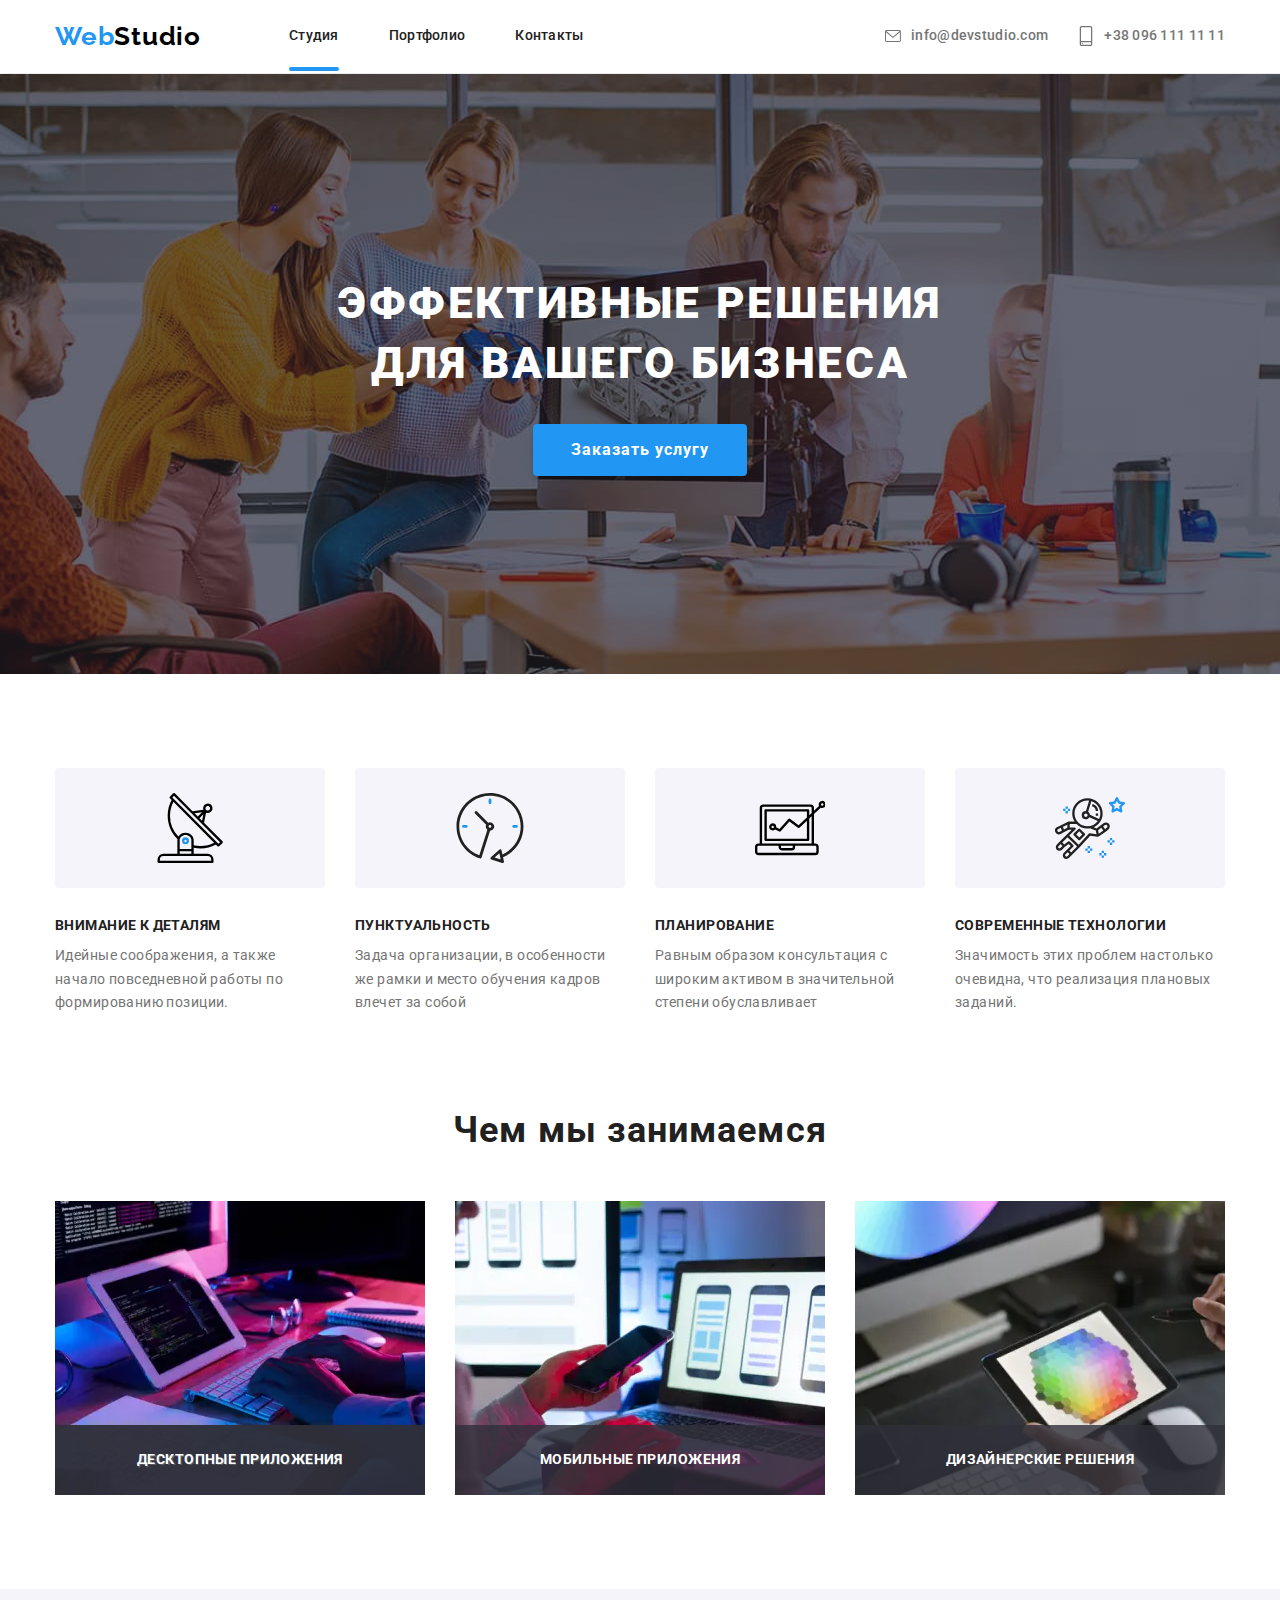
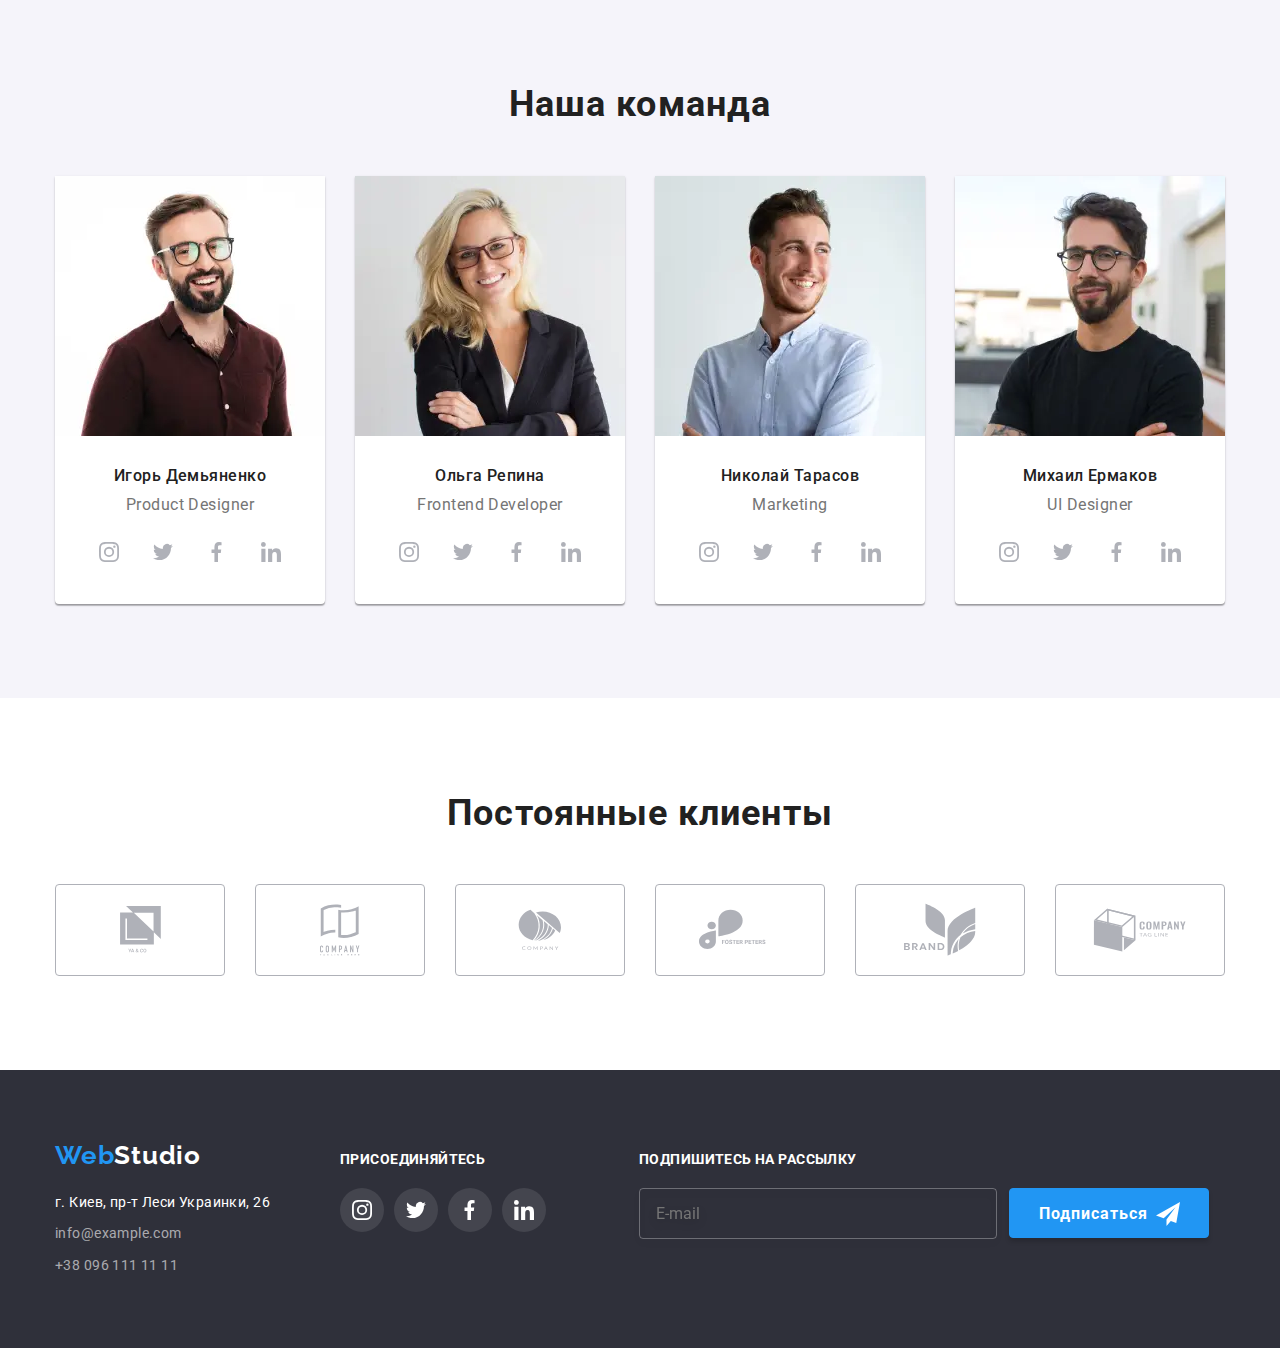
<file: index.html>
<!DOCTYPE html>
<html lang="ru">
<head>
    <meta charset="UTF-8">
    <meta http-equiv="X-UA-Compatible" content="IE=edge">
    <meta name="viewport" content="width=device-width, initial-scale=1.0">
    <title>WebStudio</title>
    <link rel="preconnect" href="https://fonts.gstatic.com">
    <link href="https://fonts.googleapis.com/css2?family=Raleway:wght@700&family=Roboto:wght@400;500;700;900&display=swap"
        rel="stylesheet">
    <link rel="stylesheet" href="https://cdnjs.cloudflare.com/ajax/libs/modern-normalize/1.1.0/modern-normalize.min.css
">
    <link rel="stylesheet" href="./css/main.min.css">
</head>
    <body>
        <!-- Header-->
        
        <header class="header">
         <div class="container" >  
            
            
            <div class="container__nav"> 
              <nav class="navigation">
                <a class="logo__link header__logo link" href="./index.html"> <span class="logo">Web</span>Studio</a>
                  
                
                </nav>
                        <ul class="menu list">
                            <li class="menu__item">
                                <a class="menu__link current link" href="./index.html" >Студия</a>
                            </li>
                            <li class="menu__item">
                                <a class="menu__link link" href="./portfolio.html">Портфолио</a>
                            </li>
                            <li class="menu__item">
                                <a class="menu__link link" href="">Контакты</a>
                            </li>
                        </ul>
                        
                      </nav>
                
                      <button class="burger-btn" data-menu-open>
                          <svg class="burger-btn__icon">
                              <use href="./images/symbol-defs-menu.svg#icon-menu"></use>
                          </svg>
                      </button>

                        <ul class="contacts-header header__contacts list">
                            <li class="contacts__link-item list">               
                            <a class="contacts__mail-link link" href="mailo:info@devstudio.com">
                                <svg class="contacts__icon" width="16px" height="20px">
                                    <use href="./images/sprite.svg#icon-envelope">
                                    </use>
                                </svg>
                                info@devstudio.com</a>              
                            </li>

                        <li class="contacts__navigation-link-item list" >
                            <a class="contacts__tel-link link" href="tel:+380961111111">
                            <svg class="contacts__icon" width= "16px" height="20px">
                                <use href="./images/sprite.svg#icon-smartphone">
                                </use>
                            </svg>
                            +38 096 111 11 11</a>
                        </li>
                        </ul>
                    
             </div>
                   
         </div>
                
        <div class="mobile-menu" data-menu is-open>
            <div class="container mobile-menu__container">
                <button class="close-btn mobile-menu__close-btn" data-menu-close>
                    <svg class="close-btn__icon">
                        <use href="./images/symbol-defs-close.svg#icon-vector1"></use>
                    </svg>
                </button>

                <ul class="nav-list list">
                    <li class="nav-list__item">
                        <a class="nav-list__link current link" href="./index.html">Студия</a>
                    </li>
                    <li class="nav-list__item">
                        <a class="nav-list__link link" href="./portfolio.html">Портфолио</a>
                    </li>
                    <li class="nav-list__item">
                        <a class="nav-list__link link" href="">Контакты</a>
                    </li>
                </ul>

              <ul class="nav-contacts">
                  <li class="nav-contacts__item">
                    <a class="nav-contacts__tel link" href="tel:+380961111111">+38 096 111 11 11</a>
                  </li>
                  <li>
                <a class="nav-contacts__link link" href="mailo:info@devstudio.com">info@devstudio.com</a>
                  </li>
              </ul>

              <ul class="nav-social ">
                  <li class="nav-social__item">
                      <a class="nav-social__item-text link" href="#" target="_blank" rel="noopener noreferrer">Instagram</a>
                  </li>
                  <li class="nav-social__item">
                       <a class="nav-social__item-text link" href="#" target="_blank" rel="noopener noreferrer">Twitter</a>
                  </li>
                  <li class="nav-social__item">
                       <a class="nav-social__item-text link" href="#" target="_blank" rel="noopener noreferrer">Facebook</a>
                  </li>
                  <li class="nav-social__item">
                       <a class="nav-social__item-text link" href="#" target="_blank" rel="noopener noreferrer">LinkedIn</a>
                  </li>
              </ul>


            </div>
        </div>
            
        </header>

        


        <main>
            <!--Hero-->
            <section class="hero">
              <div class="container hero__title">
                  <div class="title-main">
                <h1 class="title">Эффективные решения <br> для вашего бизнеса</h1>
                <button data-modal-open class="modal-button" type="button"><span class="button-text">Заказать услугу</span></button>
                </div>
            </div>
            </section>
            

            <!-- Concept-->
            <section class="concept">
                <h2 class="visually-hidden">Концепции подхода к работе</h2>
            <div class="container">
                <ul class="concept__list list">
                    <li class="concept__list-item">
                        <div class="concept-icon">
                            <svg class="concept-icon__icon" width="70px" height="70px">
                                <use href="./images/sprite.svg#icon-antenna">
                                </use>
                            </svg>
                            </div>
                        <h3 class="concept__list-title subtitle-text">Внимание к деталям</h3>
                        <p class="concept__list-title-text">Идейные соображения, а также начало повседневной работы по формированию позиции.</p>   
                    </li>

                    <li class="concept__list-item">
                        <div class="concept-icon">
                            <svg class="concept-icon__icon" width="70px" height="70px">
                                <use href="./images/sprite.svg#icon-clock">
                                </use>
                            </svg>
                        </div>
                        <h3 class="concept__list-title subtitle-text">Пунктуальность</h3>
                        <p class="concept__list-title-text">Задача организации, в особенности же рамки и место обучения кадров влечет за собой</p>
                    </li>

                    <li class="concept__list-item">
                        <div class="concept-icon">
                            <svg class="concept-icon__icon" width="70px" height="70px">
                                <use href="./images/sprite.svg#icon-vector">
                                </use>
                            </svg>
                        </div>
                        <h3 class="concept__list-title subtitle-text">Планирование</h3>
                        <p class="concept__list-title-text">Равным образом консультация с широким активом в значительной степени обуславливает</p>
                    </li>

                    <li class="concept__list-item">
                        <div class="concept-icon">
                            <svg class="concept-icon__icon" width="70px" height="70px">
                                <use href="./images/sprite.svg#icon-astronaut">
                                </use>
                            </svg>
                        </div>
                        <h3 class="concept__list-title subtitle-text">Современные технологии</h3>
                        <p class="concept__list-title-text">Значимость этих проблем настолько очевидна, что реализация плановых заданий.</p>
                    </li>
                </ul>
                </div>
            </section>
            <!-- Specification-->
            <section class="specification">
                <div class="container">
                <h2 class="specification__title">Чем мы занимаемся</h2>
                <ul class="specification__list list">
                    <li class="specification__list-images">

                        <picture>
                            <source media="(min-width:1200px)"
                            srcset="./images/specification/specification-desktop1.webp 1x, ./images/specification/specification-desktop1@2x.webp 2x"
                            type="image/webp">

                            <source media="(min-width:1200px)"
                            srcset="./images/specification/specification-desktop1.jpg 1x, ./images/specification/specification-desktop1@2x.jpg 2x">
                        <img src="#" alt="написание кода" width="370" height="294">
                        </picture>

                        <div class="service__desc">
                        <p class="service__text">Десктопные приложения</p>
                        </div>
                    </li>

                    <li class="specification__list-images">
                        <picture>
                            <source media="(min-width:1200px)"
                                srcset="./images/specification/specification-desktop2.webp 1x, ./images/specification/specification-desktop2@2x.webp 2x"
                                type="image/webp">
                        
                            <source media="(min-width:1200px)"
                                srcset="./images/specification/specification-desktop2.jpg 1x, ./images/specification/specification-desktop2@2x.jpg 2x">
                        <img src="#" alt="мобильная адаптация" width="370" height="294">
                        </picture>

                        <div class="service__desc">
                        <p class="service__text">Мобильные приложения</p>
                    </div>
                    </li>

                    <li class="specification__list-images">
                        <picture>
                            <source media="(min-width:1200px)"
                                srcset="./images/specification/specification-desktop3.webp 1x, ./images/specification/specification-desktop3@2x.webp 2x"
                                type="image/webp">
                        
                            <source media="(min-width:1200px)"
                                srcset="./images/specification/specification-desktop3.jpg 1x, ./images/specification/specification-desktop3@2x.jpg 2x">
                        <img src="./images/specification/specification3.jpg" alt="стилистическое оформление" width="370" height="294">
                        </picture>
                        <div class="service__desc">
                        <p class="service__text">Дизайнерские решения</p>
                    </div>
                    </li>
                </ul>
                </div>
            </section>
            <!-- teammate-->
            <section class="teammate">
                <div class="container">
                <h2 class="teammate__title">Наша команда</h2>   

                <ul class="team__list list">
                <li class="team__list-item">
                    <picture>
                        <source media="(min-width:1200px )"
                            srcset="./images/teammate/teammate-desktop1.webp 1x, ./images/teammate/teammate-desktop1@2x.webp 2x"
                            type="image/webp">

                            <source media="(min-width:1200px )"
                                srcset="./images/teammate/teammate-desktop1.jpg 1x, ./images/teammate/teammate-desktop1@2x.jpg 2x">

                                <source media="(min-width:768px )"
                                    srcset="./images/teammate/teammate-tablet1.webp 1x, ./images/teammate/teammate-tablet1@2x.webp 2x"
                                    type="image/webp">
                                
                                <source media="(min-width:768px )"
                                    srcset="./images/teammate/teammate-tablet1.jpg 1x, ./images/teammate/teammate-tablet1@2x.jpg 2x">

                                <source media="(min-width:480px )"
                                    srcset="./images/teammate/teammate-mobile1.webp 1x, ./images/teammate/teammate-mobile1@2x.webp 2x"
                                    type="image/webp">
                                
                                <source media="(min-width:480px )"
                                    srcset="./images/teammate/teammate-mobile1.jpg 1x, ./images/teammate/teammate-mobile1@2x.jpg 2x">
                    <img class="team__list-item-image" 
                    src="./images/teammate/teammate-mobile1.jpg" alt="Игорь Демьяненко" width="" height="">
                    </picture>
                
                    <div class="team__image">
                    <h3 class="team__list-title">Игорь Демьяненко</h3>
                    <p class="team__list-title-text" lang="en"> Product Designer</p>
                 </div>
                        <ul class="network">
                            <li class="network__item">
                                <a class="network__icon link" href="#instagram" target="_blank" rel="noopener noreferrer">
                                <svg class="network__icon-icon" width="20px" height="20px">
                                    <use href="./images/sprite.svg#icon-instagram">
                                    </use>
                                </svg>
                                </a>
                            </li>
                        
                            <li class="network__item">
                                <a class="network__icon link" href="#twitter" target="_blank" rel="noopener noreferrer">
                                <svg class="network__icon-icon" width="20px" height="20px">
                                    <use href="./images/sprite.svg#icon-twitter">
                                    </use>
                                </svg>
                                </a>
                            </li>
                        
                            <li class="network__item">
                                <a class="network__icon link" href="#facebook" target="_blank" rel="noopener noreferrer">
                                <svg class="network__icon-icon" width="20px" height="20px">
                                    <use href="./images/sprite.svg#icon-facebook">
                                    </use>
                                </svg>
                                </a>
                            </li>
                        
                            <li class="network__item">
                                <a class="network__icon link" href="#linkedin" target="_blank" rel="noopener noreferrer">
                                <svg class="network__icon-icon" width="20px" height="20px">
                                    <use href="./images/sprite.svg#icon-linkedin">
                                    </use>
                                </svg>
                                </a>
                            </li>
                        
                        </ul>
                </li>

                <li class="team__list-item">
                    <picture>
                        <source media="(min-width:1200px )"
                            srcset="./images/teammate/teammate-desktop2.webp 1x, ./images/teammate/teammate-desktop2@2x.webp 2x"
                            type="image/webp">
                        
                        <source media="(min-width:1200px )"
                            srcset="./images/teammate/teammate-desktop2.jpg 1x, ./images/teammate/teammate-desktop2@2x.jpg 2x">
                        
                        <source media="(min-width:768px )"
                            srcset="./images/teammate/teammate-tablet2.webp 1x, ./images/teammate/teammate-tablet2@2x.webp 2x"
                            type="image/webp">
                        
                        <source media="(min-width:768px )"
                            srcset="./images/teammate/teammate-tablet2.jpg 1x, ./images/teammate/teammate-tablet2@2x.jpg 2x">
                        
                        <source media="(min-width:480px )"
                            srcset="./images/teammate/teammate-mobile2.webp 1x, ./images/teammate/teammate-mobile2@2x.webp 2x"
                            type="image/webp">
                        
                        <source media="(min-width:480px )"
                            srcset="./images/teammate/teammate-mobile2.jpg 1x, ./images/teammate/teammate-mobile2@2x.jpg 2x">
                    <img class="team__list-item-image" src="./images/teammate/teammate-mobile2.jpg" alt="Ольга Репина" width="" height="">
                </picture>
                    <div class="team__image">
                    <h3 class="team__list-title">Ольга Репина</h3>
                    <p class="team__list-title-text" lang="en"> Frontend Developer</p>
                  </div>

                <ul class="network">
                    <li class="network__item">
                        <a class="network__icon link" href="#instagram" target="_blank" rel="noopener noreferrer">
                        <svg class="network__icon-icon" width="20px" height="20px">
                            <use href="./images/sprite.svg#icon-instagram">
                            </use>
                        </svg>
                        </a>
                    </li>
                
                    <li class="network__item">
                        <a class="network__icon link" href="#twitter" target="_blank" rel="noopener noreferrer">
                        <svg class="network__icon-icon" width="20px" height="20px">
                            <use href="./images/sprite.svg#icon-twitter">
                            </use>
                        </svg>
                        </a>
                    </li>
                
                    <li class="network__item">
                        <a class="network__icon link" href="#facebook" target="_blank" rel="noopener noreferrer">
                        <svg class="network__icon-icon" width="20px" height="20px">
                            <use href="./images/sprite.svg#icon-facebook">
                            </use>
                        </svg>
                    </a>
                    </li>
                
                    <li class="network__item">
                        <a class="network__icon link" href="#linkedin" target="_blank" rel="noopener noreferrer">
                        <svg class="network__icon-icon" width="20px" height="20px">
                            <use href="./images/sprite.svg#icon-linkedin">
                            </use>
                        </svg>
                        </a>
                    </li>
                
                </ul>
                </li>

                <li class="team__list-item">  
                    <picture>
                        <source media="(min-width:1200px )"
                            srcset="./images/teammate/teammate-desktop3.webp 1x, ./images/teammate/teammate-desktop3@2x.webp 2x"
                            type="image/webp">
                        
                        <source media="(min-width:1200px )"
                            srcset="./images/teammate/teammate-desktop3.jpg 1x, ./images/teammate/teammate-desktop3@2x.jpg 2x">
                        
                        <source media="(min-width:768px )"
                            srcset="./images/teammate/teammate-tablet3.webp 1x, ./images/teammate/teammate-tablet3@2x.webp 2x"
                            type="image/webp">
                        
                        <source media="(min-width:768px )"
                            srcset="./images/teammate/teammate-tablet3.jpg 1x, ./images/teammate/teammate-tablet3@2x.jpg 2x">
                        
                        <source media="(min-width:480px )"
                            srcset="./images/teammate/teammate-mobile3.webp 1x, ./images/teammate/teammate-mobile3@2x.webp 2x"
                            type="image/webp">
                        
                        <source media="(min-width:480px )"
                            srcset="./images/teammate/teammate-mobile3.jpg 1x, ./images/teammate/teammate-mobile3@2x.jpg 2x">
                    <img class="team__list-item-image" src="./images/teammate/teammate-mobile3.jpg" alt="Николай Тарасов" width="" height="">
                    </picture>
                    <div class="team__image">
                    <h3 class="team__list-title">Николай Тарасов</h3>
                    <p class="team__list-title-text" lang="en"> Marketing</p>
                  </div>
                <ul class="network">
                    <li class="network__item">
                        <a class="network__icon link" href="#instagram" target="_blank" rel="noopener noreferrer">
                        <svg class="network__icon-icon" width="20px" height="20px">
                            <use href="./images/sprite.svg#icon-instagram">
                            </use>
                        </svg>
                        </a>
                    </li>
                
                    <li class="network__item">
                        <a class="network__icon link" href="#twitter" target="_blank" rel="noopener noreferrer">
                        <svg class="network__icon-icon" width="20px" height="20px">
                            <use href="./images/sprite.svg#icon-twitter">
                            </use>
                        </svg>
                        </a>
                    </li>
                
                    <li class="network__item">
                        <a class="network__icon link" href="#facebook" target="_blank" rel="noopener noreferrer">
                        <svg class="network__icon-icon" width="20px" height="20px">
                            <use href="./images/sprite.svg#icon-facebook">
                            </use>
                        </svg>
                        </a>
                    </li>
                
                    <li class="network__item">
                        <a class="network__icon link" href="#linkedin" target="_blank" rel="noopener noreferrer">
                        <svg class="network__icon-icon" width="20px" height="20px">
                            <use href="./images/sprite.svg#icon-linkedin">
                            </use>
                        </svg>
                        </a>
                    </li>
                
                </ul>
                </li>

                <li class="team__list-item">
                    <picture>
                        <source media="(min-width:1200px )"
                            srcset="./images/teammate/teammate-desktop4.webp 1x, ./images/teammate/teammate-desktop4@2x.webp 2x"
                            type="image/webp">
                        
                        <source media="(min-width:1200px )"
                            srcset="./images/teammate/teammate-desktop4.jpg 1x, ./images/teammate/teammate-desktop4@2x.jpg 2x">
                        
                        <source media="(min-width:768px )"
                            srcset="./images/teammate/teammate-tablet4.webp 1x, ./images/teammate/teammate-tablet4@2x.webp 2x"
                            type="image/webp">
                        
                        <source media="(min-width:768px )"
                            srcset="./images/teammate/teammate-tablet4.jpg 1x, ./images/teammate/teammate-tablet4@2x.jpg 2x">
                        
                        <source media="(min-width:480px )"
                            srcset="./images/teammate/teammate-mobile4.webp 1x, ./images/teammate/teammate-mobile4@2x.webp 2x"
                            type="image/webp">
                        
                        <source media="(min-width:480px )"
                            srcset="./images/teammate/teammate-mobile4.jpg 1x, ./images/teammate/teammate-mobile4@2x.jpg 2x">
                    <img class="team__list-item-image" src="./images/teammate/teammate-mobile4.jpg" alt="Михаил Ермаков" width="" height="">
                    </picture>
                    <div class="team__image">
                    <h3 class="team__list-title">Михаил Ермаков</h3>
                    <p class="team__list-title-text" lang="en"> UI Designer</p>
                 </div>

                <ul class="network">
                    <li class="network__item">
                        <a class="network__icon link" href="#instagram" target="_blank" rel="noopener noreferrer">
                        <svg class="network__icon-icon" width="20px" height="20px">
                            <use href="./images/sprite.svg#icon-instagram">
                            </use>
                        </svg>
                        </a>
                    </li>
                
                    <li class="network__item">
                        <a class="network__icon link" href="#twitter" target="_blank" rel="noopener noreferrer">
                        <svg class="network__icon-icon" width="20px" height="20px">
                            <use href="./images/sprite.svg#icon-twitter">
                            </use>
                        </svg>
                        </a>
                    </li>
                
                    <li class="network__item">
                        <a class="network__icon link" href="#facebook" target="_blank" rel="noopener noreferrer">
                        <svg class="network__icon-icon" width="20px" height="20px">
                            <use href="./images/sprite.svg#icon-facebook">
                            </use>
                        </svg>
                        </a>
                    </li>
                
                    <li class="network__item">
                        <a class="network__icon link" href="#linkedin" target="_blank" rel="noopener noreferrer">
                        <svg class="network__icon-icon" width="20px" height="20px">
                            <use href="./images/sprite.svg#icon-linkedin">
                            </use>
                        </svg>
                        </a>
                    </li>
                
                </ul>
                </li>
                </ul>

               
                </div>
            </section>

            <!-- Clients -->
            <section class="clients">
                <div class="container">
                    <h2 class="client__title">Постоянные клиенты</h2>
               <ul class="client__list">

                   <li class="client__list-item"> 
                       <a  class="icon-image" href="">             
                    <svg class="client-icon" width="41px" height="46.7px">
                        <use href="./images/sprite.svg#icon-group1">
                        </use>
                    </svg>
                    </a>
                   </li>

                <li class="client__list-item">
                    <a class="icon-image" href="">
                    <svg class="client-icon" width="40px" height="52px">
                        <use href="./images/sprite.svg#icon-group2">
                        </use>
                    </svg>
                    </a>
                </li>

                <li class="client__list-item">
                    <a class="icon-image" href="">
                    <svg class="client-icon" width="43.46px" height="41.18px">
                        <use href="./images/sprite.svg#icon-group3">
                        </use>
                    </svg>
                    </a>
                </li>

                <li class="client__list-item">
                    <a class="icon-image" href="">
                    <svg class="client-icon" width="84.44px" height="40.62px">
                        <use href="./images/sprite.svg#icon-group4">
                        </use>
                    </svg>
                    </a>
                </li>

                <li class="client__list-item">
                    <a class="icon-image" href="">
                    <svg class="client-icon" width="106px" height="53.48px">
                        <use href="./images/sprite.svg#icon-group5">
                        </use>
                    </svg>
                    </a>
                </li>

                <li class="client__list-item">
                    <a class="icon-image" href="">
                    <svg class="client-icon" width="93.79px" height="43.93px">
                        <use href="./images/sprite.svg#icon-group6">
                        </use>
                    </svg>
                    </a>
                </li>
               </ul>
                </div>
            </section>
        </main>
        <!-- Footer -->

            <footer class="footer">
                <div class="container footer-common">
                   
                   <div class="container-tablet">
                        <div class="contacts">
                        <a class="logo__link footerlink link" href="logo"> <span class="logo">Web</span><span class="logo__type">Studio</span></a>
                    
                            <address class="contacts__item">
                            <ul class="contacts__list list">
                                <li class="contacts__list-item">
                                <a class="contacts__adress link" href="https://goo.gl/maps/idP8wtgH4TsYc2U48" target="_blank" rel="noopener noreferrer"> г. Киев, пр-т Леси Украинки, 26</a>
                                </li>

                                <li class="contacts__list-item">
                                    <a class="contacts__mail link" href="mailo:info@example.com">info@example.com</a>
                                </li>

                                <li class="contacts__list-item">
                                <a class="contacts__tel link" href="tel:+380961111111">+38 096 111 11 11</a>
                                </li>
                            </ul>  
                        </address>
                          </div>

                            <div class="footer__icons">
                            <h3 class="footer__title">Присоединяйтесь</h3>
                            <ul class="footer__network-list">

                                <li class="footer__icon">
                                    <a class="footer__network-icon link" href="#instagram" target="_blank" rel="noopener noreferrer">
                                    <svg class="footer__network-icon-icon" width="20px" height="20px">
                                        <use href="./images/sprite.svg#icon-instagram">
                                        </use>
                                    </svg>
                                </a>
                                </li>

                                <li class="footer__icon">
                                    <a class="footer__network-icon link" href="#twitter" target="_blank" rel="noopener noreferrer">
                                    <svg class="footer__network-icon-icon" width="20px" height="20px">
                                        <use href="./images/sprite.svg#icon-twitter">
                                        </use>
                                    </svg>
                                    </a>
                                </li>

                                <li class="footer__icon">
                                    <a class="footer__network-icon link" href="#facebook" target="_blank" rel="noopener noreferrer">
                                    <svg class="footer__network-icon-icon" width="20px" height="20px">
                                        <use href="./images/sprite.svg#icon-facebook">
                                        </use>
                                    </svg>
                                </a>
                                </li>

                                <li class="footer__icon">
                                    <a class="footer__network-icon link" href="#linkedin" target="_blank" rel="noopener noreferrer">
                                    <svg class="footer__network-icon-icon" width="20px" height="20px">
                                        <use href="./images/sprite.svg#icon-linkedin">
                                        </use>
                                    </svg>
                                    </a>
                                </li>
                            </ul>
                            
                            </div>
                  </div>
                    
                            <div class="mailing">
                                <h3 class="footer__title">Подпишитесь на рассылку</h3>
                                <form action="#" class="footer__form">
                                    <label>
                                        <input type="email" class="footer__text-form" placeholder="E-mail" required>
                                    </label>
                            
                                    <button type="submit" class="footer__form-btn">Подписаться
                                        <svg class="footer__mail-icon" width="24" height="24">
                                            <use href="./images/icons.svg#icon-icon-send"></use>
                                        </svg>
                                    </button>
                                </form>
                            </div>
                    
                </div>
            </footer>
            

<!-- Modal window -->
            <div class="backdrop is-hidden" data-modal>
                <div class="modal">
                    <button data-modal-close type="button" class="close-button">
                        <svg class="close-icon" width="11" height="11">
                            <use href="./images/symbol-defs-close.svg#icon-vector1"></use>
                        </svg>
                    </button>



                    <form action="#" class="modal-form">
                        <label class="modal-form-field">
                            <p class="modal-form-head">Оставьте свои данные, мы вам перезвоним</p>
                            Имя
                            <span class="modal-form-input-wrapper">
                            <input type="text" class="modal-form-input" name="user-name" minlength="2"
                             pattern="[a-zA-Zа-яёА-ЯЁ]+" title="Имя должно содержать символы кирилицы или латиницы" required >
                            <svg class="modal-form-icon" width="18" height="18">
                                <use href="./images/icons.svg#icon-person"></use>
                            </svg>
                            </span>
                        </label>

                        <label class="modal-form-field">
                            Телефон
                            <span class="modal-form-input-wrapper">
                            <input type="tel" class="modal-form-input" name="user-phone"
                             pattern="[0-9]{3}-[0-9]{3}-[0-9]{2}-[0-9]{2}" title="096-000-00-00" required>
                            <svg class="modal-form-icon" width="18" height="18">
                                <use href="./images/icons.svg#icon-phone"></use>
                            </svg>
                            </span>
                        </label>

                        <label class="modal-form-field">
                            Почта
                            <span class="modal-form-input-wrapper">         
                             <input type="email" class="modal-form-input" name="user-email" required>
                             <svg class="modal-form-icon" width="18" height="18">
                            <use href="./images/icons.svg#icon-email"></use>
                             </svg>
                             </span>
                            </label>

                        <label class="modal-form-field">
                            Комментарий
                            <textarea name="user-message" class="modal-form-message" placeholder="Введите текст"></textarea>
                        </label>

                       <input type="checkbox" class="modal-form-checkbox visually-hidden"
                     id="accept-policy">
                    <label for="accept-policy" class="modal-form-checkbox-label">
                        Соглашаюсь с рассылкой и принимаю&nbsp;
      
                        <a href="#" class="modal-form-label-link">Условия договора</a>
                    </label>
                    <button type="submit" class="modal-form-btn">Отправить</button>
                    </form>



                    <button type="submit" class="modal-form-btn">Отправить</button>
                    </form>
                   
                </div>
            </div>
    <script src="./js/menu.js"></script>
    <script src="./js/modal.js"></script>
    </body>
</html>
</file>
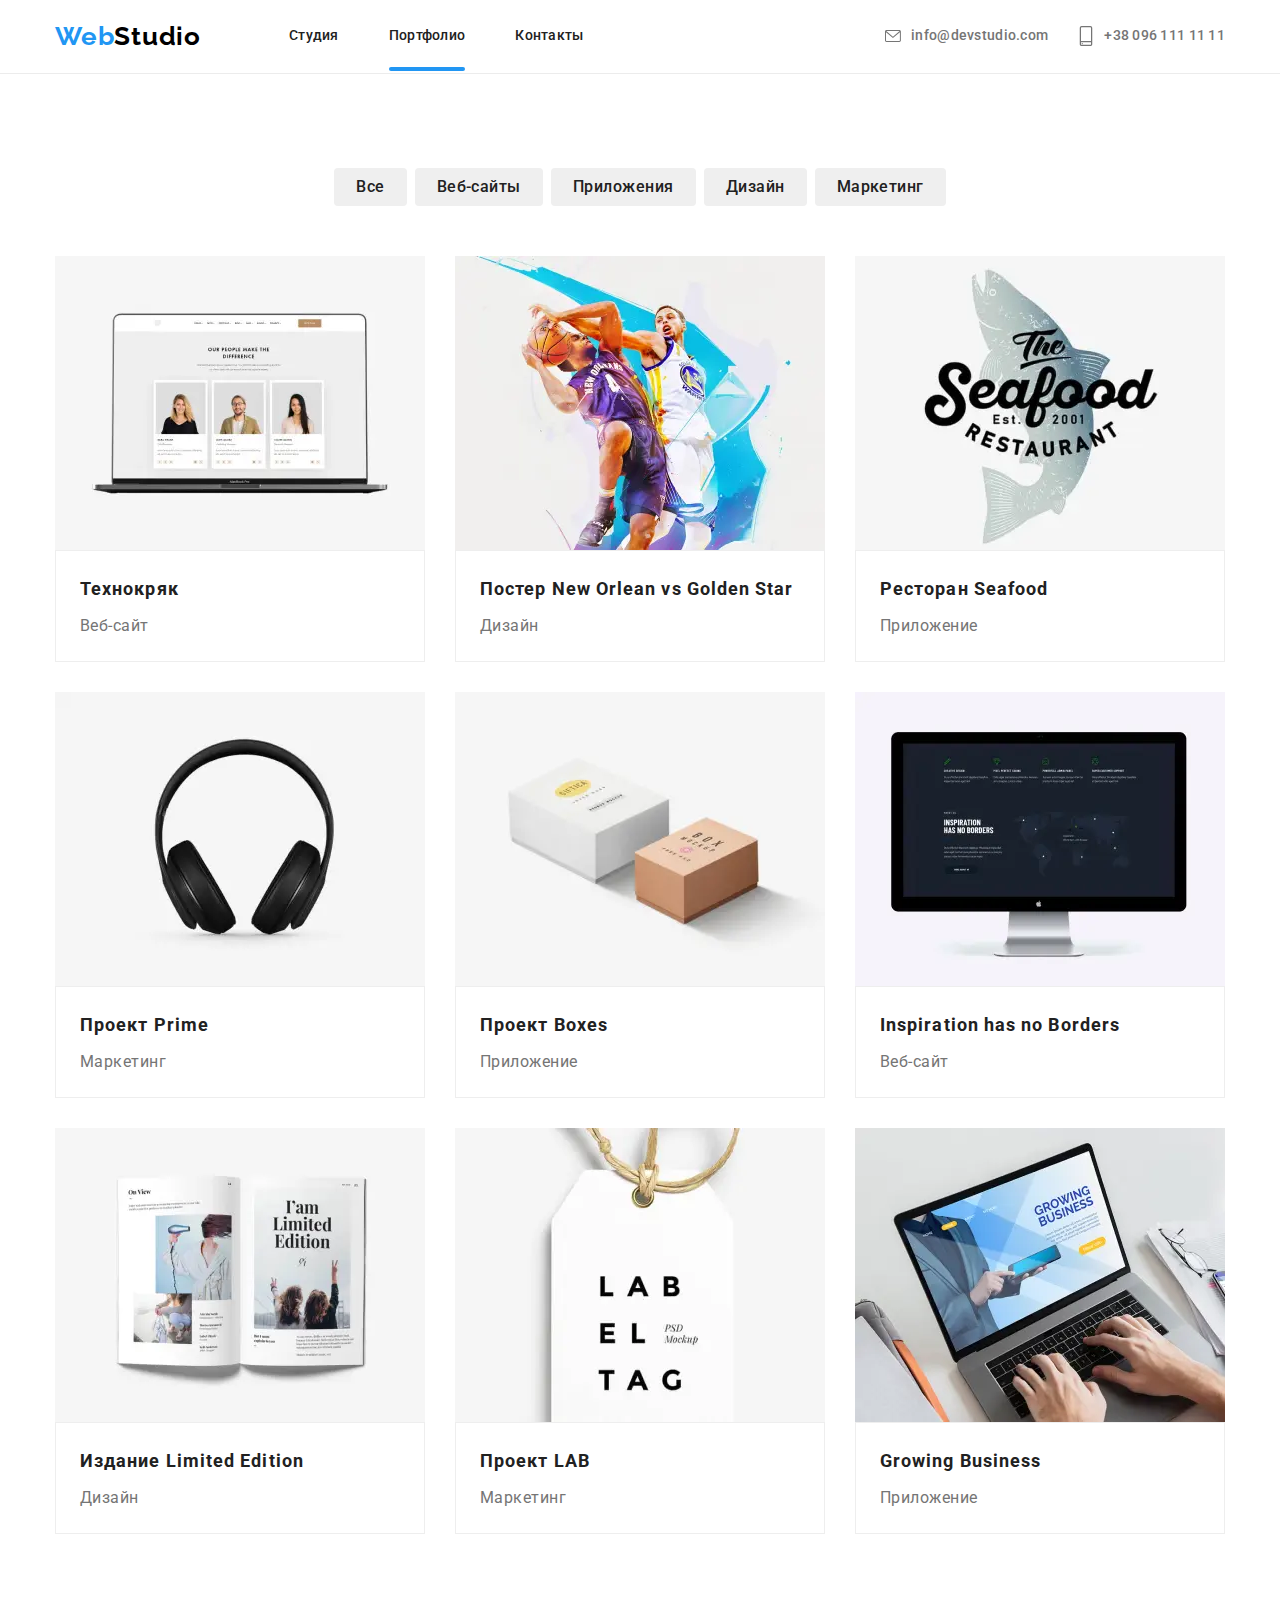
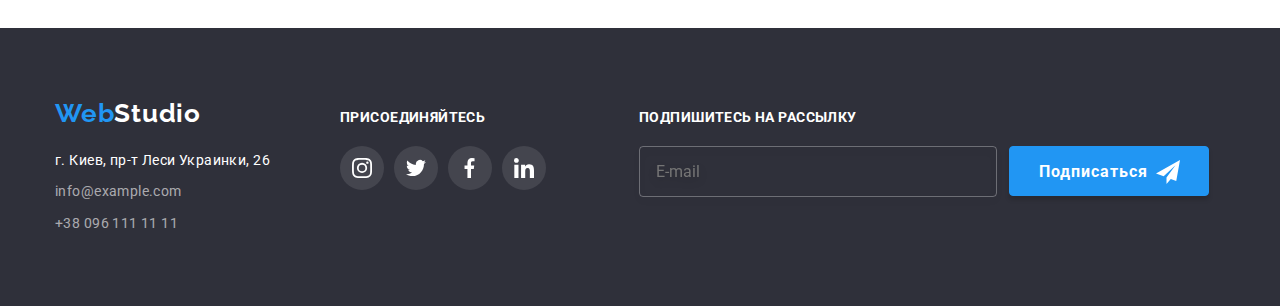
<file: portfolio.html>
<!DOCTYPE html>
    <html lang="ru">
    <head>
        <meta charset="UTF-8">
        <meta http-equiv="X-UA-Compatible" content="IE=edge">
        <meta name="viewport" content="width=device-width, initial-scale=1.0">
        <title>WebStudio</title>
        <link rel="preconnect" href="https://fonts.gstatic.com">
        <link href="https://fonts.googleapis.com/css2?family=Raleway:wght@700&family=Roboto:wght@400;500;700;900&display=swap"
            rel="stylesheet">
            <link rel="stylesheet" href="https://cdnjs.cloudflare.com/ajax/libs/modern-normalize/1.1.0/modern-normalize.min.css
            ">
        <link rel="stylesheet" href="./css/main.min.css">

    </head>
    <body>
        <!-- Header-->
        
        <header class="header">
            <div class="container">
        
        
                <div class="container__nav">
                    <nav class="navigation">
                        <a class="logo__link header__logo link" href="./index.html"> <span class="logo">Web</span>Studio</a>
        
        
                    </nav>
                    <ul class="menu list">
                        <li class="menu__item">
                            <a class="menu__link link" href="./index.html">Студия</a>
                        </li>
                        <li class="menu__item">
                            <a class="menu__link current link" href="./portfolio.html">Портфолио</a>
                        </li>
                        <li class="menu__item">
                            <a class="menu__link link" href="">Контакты</a>
                        </li>
                    </ul>
        
                    </nav>
        
                    <button class="burger-btn" data-menu-open>
                        <svg class="burger-btn__icon">
                            <use href="./images/symbol-defs-menu.svg#icon-menu"></use>
                        </svg>
                    </button>
        
                    <ul class="contacts-header header__contacts list">
                        <li class="contacts__link-item list">
                            <a class="contacts__mail-link link" href="mailo:info@devstudio.com">
                                <svg class="contacts__icon" width="16px" height="20px">
                                    <use href="./images/sprite.svg#icon-envelope">
                                    </use>
                                </svg>
                                info@devstudio.com</a>
                        </li>
        
                        <li class="contacts__navigation-link-item list">
                            <a class="contacts__tel-link link" href="tel:+380961111111">
                                <svg class="contacts__icon" width="16px" height="20px">
                                    <use href="./images/sprite.svg#icon-smartphone">
                                    </use>
                                </svg>
                                +38 096 111 11 11</a>
                        </li>
                    </ul>
        
                </div>
        
            </div>
        
            <div class="mobile-menu" data-menu is-open>
                <div class="container mobile-menu__container">
                    <button class="close-btn mobile-menu__close-btn" data-menu-close>
                        <svg class="close-btn__icon">
                            <use href="./images/symbol-defs-close.svg#icon-vector1"></use>
                        </svg>
                    </button>
        
                    <ul class="nav-list list">
                        <li class="nav-list__item">
                            <a class="nav-list__link link" href="./index.html">Студия</a>
                        </li>
                        <li class="nav-list__item">
                            <a class="nav-list__link current link" href="./portfolio.html">Портфолио</a>
                        </li>
                        <li class="nav-list__item">
                            <a class="nav-list__link link" href="">Контакты</a>
                        </li>
                    </ul>
        
                    <ul class="nav-contacts">
                        <li class="nav-contacts__item">
                            <a class="nav-contacts__tel link" href="tel:+380961111111">+38 096 111 11 11</a>
                        </li>
                        <li>
                            <a class="nav-contacts__link link" href="mailo:info@devstudio.com">info@devstudio.com</a>
                        </li>
                    </ul>
        
                    <ul class="nav-social">
                        <li class="nav-social__item">
                            <a class="nav-social__item-text link" href="https://www.instagram.com" target="_blank"
                                rel="noopener noreferrer">Instagram</a>
                        </li>
                        <li class="nav-social__item">
                            <a class="nav-social__item-text link" href="https://www.Twitter.com" target="_blank"
                                rel="noopener noreferrer">Twitter</a>
                        </li>
                        <li class="nav-social__item">
                            <a class="nav-social__item-text link" href="https://www.facebook.com" target="_blank"
                                rel="noopener noreferrer">Facebook</a>
                        </li>
                        <li class="nav-social__item">
                            <a class="nav-social__item-text link" href="https://www.LinkedIn.com" target="_blank"
                                rel="noopener noreferrer">LinkedIn</a>
                        </li>
                    </ul>
        
        
                </div>
            </div>
        
        </header>

        <!-- Hero portfolio -->
        <main class="portfolio">
            <section>
                <h2 class="visually-hidden">Список проектов</h2>
                <div class="container">
                    <ul class="portfolio__button-list list">
                        <li class="portfolio__button-item">
                            <button class="portfolio__button" type="button">Все</button>
                        </li>
                        <li class="portfolio__button-item">
                            <button class="portfolio__button" type="button">Веб-сайты</button>
                        </li>
                        <li class="portfolio__button-item">
                            <button class="portfolio__button" type="button">Приложения</button>
                        </li>
                        <li class="portfolio__button-item">
                            <button class="portfolio__button" type="button">Дизайн</button>
                        </li>
                        <li class="portfolio__button-item">
                            <button class="portfolio__button" type="button">Маркетинг</button>
                        </li>
                    </ul>
                </div>


                <div class="container">
                <ul class="set__list list">
                    <li class="set__list-item">
                        <a class="set__list-icon link" href="#">
                        <div class="set__list-image-text">
                           <picture> 
                               <source media="(min-width:1200px )" 
                               srcset="./images/portfolio/portfolio-desktop1.webp 1x, ./images/portfolio/portfolio-desktop1@2x.webp 2x "  
                                type="image/webp">

                                <source media="(min-width:1200px)" 
                                srcset="./images/portfolio/portfolio-desktop1.jpg 1x, ./images/portfolio/portfolio-desktop1@2x.jpg 2x">

                                <source media="(min-width:768px )"
                                    srcset="./images/portfolio/portfolio-desktop1.webp 1x, ./images/portfolio/portfolio-desktop1@2x.webp 2x "
                                    type="image/webp">
                                
                                <source media="(min-width:768px)"
                                    srcset="./images/portfolio/portfolio-desktop1.jpg 1x, ./images/portfolio/portfolio-desktop1@2x.jpg 2x">

                                    <source media="(min-width:480px )"
                                        srcset="./images/portfolio/portfolio-desktop1.webp 1x, ./images/portfolio/portfolio-desktop1@2x.webp 2x "
                                        type="image/webp">
                                    
                                    <source media="(min-width:480px)"
                                        srcset="./images/portfolio/portfolio-desktop1.jpg 1x, ./images/portfolio/portfolio-desktop1@2x.jpg 2x">

                            <img class="set__list-image" src="./images/portfolio/portfolio-desktop1.jpg" alt="Монитор" width="370" height="294">
                        </picture>
                            <p class="set__list-text">Технокряк это современная площадка распространения коронавируса. Компании используют эту платформу для цифрового
                            шпионажа и атак на защищённые сервера конкурентов</p>
                        </div>

                        <div class="card__content">
                        <h3 class="card__list-projects">Технокряк</h3>
                        <p class="card__list-projects-text">Веб-сайт</p>
                       </div>
                    </a>
                        </li>

                    <li class="set__list-item">
                        <a class="set__list-icon link"  href="#">
                        <div class="set__list-image-text">
                            <picture>
                                <source media="(min-width:1200px )"
                                    srcset="./images/portfolio/portfolio-desktop2.webp 1x, ./images/portfolio/portfolio-desktop2@2x.webp 2x "
                                    type="image/webp">
                                
                                <source media="(min-width:1200px)"
                                    srcset="./images/portfolio/portfolio-desktop2.jpg 1x, ./images/portfolio/portfolio-desktop2@2x.jpg 2x">
                                
                                <source media="(min-width:768px )"
                                    srcset="./images/portfolio/portfolio-desktop2.webp 1x, ./images/portfolio/portfolio-desktop2@2x.webp 2x "
                                    type="image/webp">
                                
                                <source media="(min-width:768px)"
                                    srcset="./images/portfolio/portfolio-desktop2.jpg 1x, ./images/portfolio/portfolio-desktop2@2x.jpg 2x">
                                
                                <source media="(min-width:480px )"
                                    srcset="./images/portfolio/portfolio-desktop2.webp 1x, ./images/portfolio/portfolio-desktop2@2x.webp 2x "
                                    type="image/webp">
                                
                                <source media="(min-width:480px)"
                                    srcset="./images/portfolio/portfolio-desktop2.jpg 1x, ./images/portfolio/portfolio-desktop2@2x.jpg 2x">
                            <img class="set__list-image" src="./images/portfolio/portfolio-desktop2.jpg" alt="Баскетбольная команда" width="370" height="294">
                            </picture>
                            <p class="set__list-text">Технокряк это современная площадка распространения коронавируса. Компании используют эту
                             платформу для цифрового
                              шпионажа и атак на защищённые сервера конкурентов</p>
                         </div>
                        <div class="card__content">
                        <h3 class="card__list-projects">Постер <span lang="en">New Orlean vs Golden Star</span></h3>
                        <p class="card__list-projects-text">Дизайн</p>
                     </div>
                    </a>
                    </li>

                    <li class="set__list-item">
                        <a class="set__list-icon link"  href="#">
                        <div class="set__list-image-text">
                            <picture>
                            <source media="(min-width:1200px )"
                                srcset="./images/portfolio/portfolio-desktop3.webp 1x, ./images/portfolio/portfolio-desktop3@2x.webp 2x "
                                type="image/webp">
                            
                            <source media="(min-width:1200px)"
                                srcset="./images/portfolio/portfolio-desktop3.jpg 1x, ./images/portfolio/portfolio-desktop3@2x.jpg 2x">
                            
                            <source media="(min-width:768px )"
                                srcset="./images/portfolio/portfolio-desktop3.webp 1x, ./images/portfolio/portfolio-desktop3@2x.webp 2x "
                                type="image/webp">
                            
                            <source media="(min-width:768px)"
                                srcset="./images/portfolio/portfolio-desktop3.jpg 1x, ./images/portfolio/portfolio-desktop3@2x.jpg 2x">
                            
                            <source media="(min-width:480px )"
                                srcset="./images/portfolio/portfolio-desktop3.webp 1x, ./images/portfolio/portfolio-desktop3@2x.webp 2x "
                                type="image/webp">
                            
                            <source media="(min-width:480px)"
                                srcset="./images/portfolio/portfolio-desktop3.jpg 1x, ./images/portfolio/portfolio-desktop3@2x.jpg 2x">
                            <img class="set__list-image" src="./images/portfolio/portfolio-desktop3.jpg" alt="Логотип ресторана" width="370" height="294">
                               </picture>
                            <p class="set__list-text">Технокряк это современная площадка распространения коронавируса. Компании используют эту
                                 платформу для цифрового
                                шпионажа и атак на защищённые сервера конкурентов</p>
                         </div>
                        <div class="card__content">
                        <h3 class="card__list-projects">Ресторан <span lang="en">Seafood</span></h3>
                        <p class="card__list-projects-text">Приложение</p>
                     </div>
                    </a>
                    </li>

                    <li class="set__list-item">
                        <a class="set__list-icon link"  href="#">
                            <div class="set__list-image-text">
                                <picture>
                                    <source media="(min-width:1200px )"
                                        srcset="./images/portfolio/portfolio-desktop4.webp 1x, ./images/portfolio/portfolio-desktop4@2x.webp 2x "
                                        type="image/webp">
                                
                                    <source media="(min-width:1200px)"
                                        srcset="./images/portfolio/portfolio-desktop4.jpg 1x, ./images/portfolio/portfolio-desktop4@2x.jpg 2x">
                                
                                    <source media="(min-width:768px )"
                                        srcset="./images/portfolio/portfolio-desktop4.webp 1x, ./images/portfolio/portfolio-desktop4@2x.webp 2x "
                                        type="image/webp">
                                
                                    <source media="(min-width:768px)"
                                        srcset="./images/portfolio/portfolio-desktop4.jpg 1x, ./images/portfolio/portfolio-desktop4@2x.jpg 2x">
                                
                                    <source media="(min-width:480px )"
                                        srcset="./images/portfolio/portfolio-desktop4.webp 1x, ./images/portfolio/portfolio-desktop4@2x.webp 2x "
                                        type="image/webp">
                                
                                    <source media="(min-width:480px)"
                                        srcset="./images/portfolio/portfolio-desktop4.jpg 1x, ./images/portfolio/portfolio-desktop4@2x.jpg 2x">
                                <img class="set__list-image" src="./images/portfolio/portfolio-desktop4.jpg" alt="Наушники" width="370" height="294">
                               </picture>
                                <p class="set__list-text">Технокряк это современная площадка распространения коронавируса. Компании используют эту
                                платформу для цифрового
                                шпионажа и атак на защищённые сервера конкурентов</p>
                            </div>
                        <div class="card__content">
                        <h3 class="card__list-projects">Проект <span lang="en">Prime</span></h3>
                        <p class="card__list-projects-text">Маркетинг</p>
                     </div>
                    </a>
                    </li>

                    <li class="set__list-item">
                        <a class="set__list-icon link"  href="#">
                            <div class="set__list-image-text">
                                <picture>
                                    <source media="(min-width:1200px )"
                                        srcset="./images/portfolio/portfolio-desktop5.webp 1x, ./images/portfolio/portfolio-desktop5@2x.webp 2x "
                                        type="image/webp">
                                
                                    <source media="(min-width:1200px)"
                                        srcset="./images/portfolio/portfolio-desktop5.jpg 1x, ./images/portfolio/portfolio-desktop5@2x.jpg 2x">
                                
                                    <source media="(min-width:768px )"
                                        srcset="./images/portfolio/portfolio-desktop5.webp 1x, ./images/portfolio/portfolio-desktop5@2x.webp 2x "
                                        type="image/webp">
                                
                                    <source media="(min-width:768px)"
                                        srcset="./images/portfolio/portfolio-desktop5.jpg 1x, ./images/portfolio/portfolio-desktop5@2x.jpg 2x">
                                
                                    <source media="(min-width:480px )"
                                        srcset="./images/portfolio/portfolio-desktop5.webp 1x, ./images/portfolio/portfolio-desktop5@2x.webp 2x "
                                        type="image/webp">
                                
                                    <source media="(min-width:480px)"
                                        srcset="./images/portfolio/portfolio-desktop5.jpg 1x, ./images/portfolio/portfolio-desktop5@2x.jpg 2x">
                            <img class="set__list-image" src="./images/portfolio/portfolio-desktop5.jpg" alt="Элементы блоков" width="370" height="294">
                               </picture>
                            <p class="set__list-text">Технокряк это современная площадка распространения коронавируса. Компании используют эту
                                    платформу для цифрового
                                    шпионажа и атак на защищённые сервера конкурентов</p>
                            </div>      
                     <div class="card__content">
                        <h3 class="card__list-projects">Проект <span lang="en">Boxes</span></h3>
                        <p class="card__list-projects-text">Приложение</p>
                    </div>
                    </a>
                    </li>

                    <li class="set__list-item">
                        <a class="set__list-icon link"  href="#">
                            <div class="set__list-image-text">
                                <picture>
                                    <source media="(min-width:1200px )"
                                        srcset="./images/portfolio/portfolio-desktop6.webp 1x, ./images/portfolio/portfolio-desktop6@2x.webp 2x "
                                        type="image/webp">
                                
                                    <source media="(min-width:1200px)"
                                        srcset="./images/portfolio/portfolio-desktop6.jpg 1x, ./images/portfolio/portfolio-desktop6@2x.jpg 2x">
                                
                                    <source media="(min-width:768px )"
                                        srcset="./images/portfolio/portfolio-desktop6.webp 1x, ./images/portfolio/portfolio-desktop6@2x.webp 2x "
                                        type="image/webp">
                                
                                    <source media="(min-width:768px)"
                                        srcset="./images/portfolio/portfolio-desktop6.jpg 1x, ./images/portfolio/portfolio-desktop6@2x.jpg 2x">
                                
                                    <source media="(min-width:480px )"
                                        srcset="./images/portfolio/portfolio-desktop6.webp 1x, ./images/portfolio/portfolio-desktop6@2x.webp 2x "
                                        type="image/webp">
                                
                                    <source media="(min-width:480px)"
                                        srcset="./images/portfolio/portfolio-desktop6.jpg 1x, ./images/portfolio/portfolio-desktop6@2x.jpg 2x">
                            <img class="set__list-image" src="./images/portfolio/portfolio-desktop6.jpg" alt="Сайт на экране монитора" width="370" height="294">
                           </picture>
                            <p class="set__list-text">Технокряк это современная площадка распространения коронавируса. Компании используют эту
                                платформу для цифрового
                                шпионажа и атак на защищённые сервера конкурентов</p>
                            </div>
                        <div class="card__content">
                        <h3 class="card__list-projects"><span lang="en">Inspiration has no Borders</span></h3>
                        <p class="card__list-projects-text">Веб-сайт</p>
                    </div>
                    </a>
                    </li>

                    <li class="set__list-item">
                        <a class="set__list-icon link"  href="#">
                            <div class="set__list-image-text">
                                <picture>
                                    <source media="(min-width:1200px )"
                                        srcset="./images/portfolio/portfolio-desktop7.webp 1x, ./images/portfolio/portfolio-desktop7@2x.webp 2x "
                                        type="image/webp">
                                
                                    <source media="(min-width:1200px)"
                                        srcset="./images/portfolio/portfolio-desktop7.jpg 1x, ./images/portfolio/portfolio-desktop7@2x.jpg 2x">
                                
                                    <source media="(min-width:768px )"
                                        srcset="./images/portfolio/portfolio-desktop7.webp 1x, ./images/portfolio/portfolio-desktop7@2x.webp 2x "
                                        type="image/webp">
                                
                                    <source media="(min-width:768px)"
                                        srcset="./images/portfolio/portfolio-desktop7.jpg 1x, ./images/portfolio/portfolio-desktop7@2x.jpg 2x">
                                
                                    <source media="(min-width:480px )"
                                        srcset="./images/portfolio/portfolio-desktop7.webp 1x, ./images/portfolio/portfolio-desktop7@2x.webp 2x "
                                        type="image/webp">
                                
                                    <source media="(min-width:480px)"
                                        srcset="./images/portfolio/portfolio-desktop7.jpg 1x, ./images/portfolio/portfolio-desktop7@2x.jpg 2x">
                            <img class="set__list-image" src="./images/portfolio/portfolio-desktop7.jpg" alt="Журнал" width="370" height="294">
                            </picture>
                            <p class="set__list-text">Технокряк это современная площадка распространения коронавируса. Компании используют эту
                                платформу для цифрового
                                шпионажа и атак на защищённые сервера конкурентов</p>
                            </div>
                        <div class="card__content">
                        <h3 class="card__list-projects">Издание <span lang="en">Limited Edition</span></h3>
                        <p class="card__list-projects-text">Дизайн</p>
                     </div>
                    </a>
                    </li>

                    <li class="set__list-item">
                        <a class="set__list-icon link"  href="#">
                            <div class="set__list-image-text">
                                <picture>
                                    <source media="(min-width:1200px )"
                                        srcset="./images/portfolio/portfolio-desktop8.webp 1x, ./images/portfolio/portfolio-desktop8@2x.webp 2x "
                                        type="image/webp">
                                
                                    <source media="(min-width:1200px)"
                                        srcset="./images/portfolio/portfolio-desktop8.jpg 1x, ./images/portfolio/portfolio-desktop8@2x.jpg 2x">
                                
                                    <source media="(min-width:768px )"
                                        srcset="./images/portfolio/portfolio-desktop8.webp 1x, ./images/portfolio/portfolio-desktop8@2x.webp 2x "
                                        type="image/webp">
                                
                                    <source media="(min-width:768px)"
                                        srcset="./images/portfolio/portfolio-desktop8.jpg 1x, ./images/portfolio/portfolio-desktop8@2x.jpg 2x">
                                
                                    <source media="(min-width:480px )"
                                        srcset="./images/portfolio/portfolio-desktop8.webp 1x, ./images/portfolio/portfolio-desktop8@2x.webp 2x "
                                        type="image/webp">
                                
                                    <source media="(min-width:480px)"
                                        srcset="./images/portfolio/portfolio-desktop8.jpg 1x, ./images/portfolio/portfolio-desktop8@2x.jpg 2x">
                            <img class="set__list-image" src="./images/portfolio/portfolio-desktop8.jpg" alt="Эмблема" width="370" height="294">
                           </picture>
                            <p class="set__list-text">Технокряк это современная площадка распространения коронавируса. Компании используют эту
                                платформу для цифрового
                                шпионажа и атак на защищённые сервера конкурентов</p>
                            </div>
                        <div class="card__content">
                        <h3 class="card__list-projects">Проект <span lang="en">LAB</span></h3>
                        <p class="card__list-projects-text">Маркетинг</p>
                    </div>
                    </a>
                    </li>

                    <li class="set__list-item">
                        <a class="set__list-icon link"  href="#">
                            <div class="set__list-image-text">
                                <picture>
                                    <source media="(min-width:1200px )"
                                        srcset="./images/portfolio/portfolio-desktop9.webp 1x, ./images/portfolio/portfolio-desktop9@2x.webp 2x "
                                        type="image/webp">
                                
                                    <source media="(min-width:1200px)"
                                        srcset="./images/portfolio/portfolio-desktop9.jpg 1x, ./images/portfolio/portfolio-desktop9@2x.jpg 2x">
                                
                                    <source media="(min-width:768px )"
                                        srcset="./images/portfolio/portfolio-desktop9.webp 1x, ./images/portfolio/portfolio-desktop9@2x.webp 2x "
                                        type="image/webp">
                                
                                    <source media="(min-width:768px)"
                                        srcset="./images/portfolio/portfolio-desktop9.jpg 1x, ./images/portfolio/portfolio-desktop9@2x.jpg 2x">
                                
                                    <source media="(min-width:480px )"
                                        srcset="./images/portfolio/portfolio-desktop9.webp 1x, ./images/portfolio/portfolio-desktop9@2x.webp 2x "
                                        type="image/webp">
                                
                                    <source media="(min-width:480px)"
                                        srcset="./images/portfolio/portfolio-desktop9.jpg 1x, ./images/portfolio/portfolio-desktop9@2x.jpg 2x">
                                <img class="set__list-image" src="./images/portfolio/portfolio-desktop9.jpg" alt="Сайт на экране ноутбука" width="370" height="294">
                               </picture>
                                <p class="set__list-text">Технокряк это современная площадка распространения коронавируса. Компании используют эту
                                    платформу для цифрового
                                    шпионажа и атак на защищённые сервера конкурентов</p>
                             </div>
                        <div class="card__content">
                        <h3 class="card__list-projects"><span lang="en">Growing Business</span></h3>
                        <p class="card__list-projects-text">Приложение</p>
                    </div>
                    </a>
                    </li>
                </ul>
                </div>

            </section>
        </main>
        <!-- Footer -->
    <footer class="footer">
        <div class="container footer-common">
    
            <div class="container-tablet">
                <div class="contacts">
                    <a class="logo__link footerlink link" href="logo"> <span class="logo">Web</span><span
                            class="logo__type">Studio</span></a>
    
                    <address class="contacts__item">
                        <ul class="contacts__list list">
                            <li class="contacts__list-item">
                                <a class="contacts__adress link" href="https://goo.gl/maps/idP8wtgH4TsYc2U48"
                                    target="_blank" rel="noopener noreferrer"> г. Киев, пр-т Леси Украинки, 26</a>
                            </li>
    
                            <li class="contacts__list-item">
                                <a class="contacts__mail link" href="mailo:info@example.com">info@example.com</a>
                            </li>
    
                            <li class="contacts__list-item">
                                <a class="contacts__tel link" href="tel:+380961111111">+38 096 111 11 11</a>
                            </li>
                        </ul>
                    </address>
                </div>
    
                <div class="footer__icons">
                    <h3 class="footer__title">Присоединяйтесь</h3>
                    <ul class="footer__network-list">
    
                        <li class="footer__icon">
                            <a class="footer__network-icon link" href="#instagram" target="_blank"
                                rel="noopener noreferrer">
                                <svg class="footer__network-icon-icon" width="20px" height="20px">
                                    <use href="./images/sprite.svg#icon-instagram">
                                    </use>
                                </svg>
                            </a>
                        </li>
    
                        <li class="footer__icon">
                            <a class="footer__network-icon link" href="#twitter" target="_blank" rel="noopener noreferrer">
                                <svg class="footer__network-icon-icon" width="20px" height="20px">
                                    <use href="./images/sprite.svg#icon-twitter">
                                    </use>
                                </svg>
                            </a>
                        </li>
    
                        <li class="footer__icon">
                            <a class="footer__network-icon link" href="#facebook" target="_blank" rel="noopener noreferrer">
                                <svg class="footer__network-icon-icon" width="20px" height="20px">
                                    <use href="./images/sprite.svg#icon-facebook">
                                    </use>
                                </svg>
                            </a>
                        </li>
    
                        <li class="footer__icon">
                            <a class="footer__network-icon link" href="#linkedin" target="_blank" rel="noopener noreferrer">
                                <svg class="footer__network-icon-icon" width="20px" height="20px">
                                    <use href="./images/sprite.svg#icon-linkedin">
                                    </use>
                                </svg>
                            </a>
                        </li>
                    </ul>
    
                </div>
            </div>
    
            <div class="mailing">
                <h3 class="footer__title">Подпишитесь на рассылку</h3>
                <form action="#" class="footer__form">
                    <label>
                        <input type="email" class="footer__text-form" placeholder="E-mail" required>
                    </label>
    
                    <button type="submit" class="footer__form-btn">Подписаться
                        <svg class="footer__mail-icon" width="24" height="24">
                            <use href="./images/icons.svg#icon-icon-send"></use>
                        </svg>
                    </button>
                </form>
            </div>
    
        </div>
    </footer>

    <script src="./js/menu.js"></script>
    </body>
    </html>
</file>
<file: css/main.min.css>
:root{--tagline-color: #ffffff;--main-font: 'Roboto', sans-serif;--main-color: #212121;--link-color: #2196f3;--text-color: #757575;--icon-color: #afb1b8}.visually-hidden{position:absolute !important;clip:rect(1px 1px 1px 1px);clip:rect(1px, 1px, 1px, 1px);padding:0 !important;border:0 !important;height:1px !important;width:1px !important;overflow:hidden}html{box-sizing:border-box}h1,h2,h3,ul,li,p,a{list-style:none;text-transform:none;margin:0;padding:0}img{display:block;max-width:100%;height:auto}*::before,*::after{box-sizing:inherit}*{box-sizing:border-box}body{font-family:var(--main-font);color:var(--main-color);color:var(--text-color);color:var(--icon-color)}.list{list-style:none;padding:0;margin:0}.link{text-decoration:none}.container{width:100%;padding-left:15px;padding-right:15px;margin:0 auto}@media screen and (min-width: 480px){.container{width:480px;margin:0 auto}}@media screen and (min-width: 768px){.container{width:768px}}@media screen and (min-width: 1200px){.container{width:1200px}}.header__logo{display:block}.logo{font-family:Raleway;font-style:normal;font-weight:700;font-size:24px;line-height:1.17;letter-spacing:0.03em;color:var(--link-color)}@media screen and (min-width: 1200px){.logo{font-size:26px;line-height:1.19}}.logo__link{display:block;font-family:Raleway;font-style:normal;font-weight:700;font-size:24px;line-height:1.17;letter-spacing:0.03em;color:#000000}@media screen and (min-width: 1200px){.logo__link{font-size:26px;line-height:1.19}}.logo__type{font-family:Raleway;font-style:normal;font-weight:700;font-size:24px;line-height:1.17;letter-spacing:0.03em;color:#ffffff}@media screen and (min-width: 1200px){.logo__type{font-size:26px;line-height:1.19}}@media screen and (min-width: 1200px){.header__logo{margin-right:93px}}.title-main{text-align:center;margin-left:auto;margin-right:auto}.title{margin-bottom:30px;align-items:center;font-family:var(--main-font);font-style:normal;font-weight:900;font-size:26px;line-height:1.62;letter-spacing:0.06em;text-transform:uppercase;color:var(--tagline-color)}@media screen and (min-width: 1200px){.title{font-size:44px;line-height:1.36}}.specification__title,.teammate__title,.client__title{font-family:var(--main-font);font-style:normal;font-weight:700;font-size:28px;line-height:1.18;text-align:center;letter-spacing:0.03em;color:var(--main-color)}@media screen and (min-width: 1200px){.specification__title,.teammate__title,.client__title{font-size:36px;line-height:1.17}}.network{display:flex;justify-content:center;align-items:center}.network__item{display:flex}.network__item:not(:last-child){margin-right:10px}.network__icon{display:flex;justify-content:center;align-items:center;width:44px;height:44px;border-radius:50%;color:var(--icon-color);transition:250ms cubic-bezier(0.4, 0, 0.2, 1)}.network__icon:hover,.network__icon:focus{color:#ffffff;background-color:var(--link-color);transition:250ms cubic-bezier(0.4, 0, 0.2, 1)}.network__icon-icon{fill:currentColor}.network__icon-icon:hover,.network__icon-icon:focus{color:currentColor;background-color:var(--link-color)}.modal-button,.portfolio-button{border:transparent}.backdrop{position:fixed;top:0;left:0;width:100%;height:100%;background-color:rgba(0,0,0,0.2);opacity:1;visibility:visible;transition:opacity 250ms cubic-bezier(0.4, 0, 0.2, 1),visibility 250ms cubic-bezier(0.4, 0, 0.2, 1)}.backdrop.is-hidden{opacity:0;pointer-events:none;visibility:hidden}.modal-button{border-radius:4px;display:block;margin:0 auto;cursor:pointer;background-color:var(--link-color);box-shadow:0px 4px 4px rgba(0,0,0,0.15);transition:250ms cubic-bezier(0.4, 0, 0.2, 1)}.modal-button:hover,.modal-button:focus{background-color:#188ce8}.modal-button:active{background-color:#188ce8}.button-text{padding:10px 32px;font-family:var(--main-font);font-style:normal;font-weight:700;font-size:16px;line-height:1.88;display:flex;align-items:center;text-align:center;letter-spacing:0.06em;color:#ffffff}.modal{position:absolute;padding:40px;top:50%;left:50%;transform:translate(-50%, -50%) scale(1);background-color:#ffffff;transition:transform 250ms cubic-bezier(0.4, 0, 0.2, 1)}@media screen and (max-width: 479px){.modal{width:94vw}}@media screen and (min-width: 480px){.modal{width:450px;height:609px}}@media screen and (min-width: 1200px){.modal{width:528px;height:581px}}.close-button{position:absolute;top:8px;right:8px;width:30px;height:30px;padding:0;cursor:pointer;background-color:#ffffff;border:1px solid rgba(0,0,0,0.1);border-radius:50%;transition:fill 250ms cubic-bezier(0.4, 0, 0.2, 1)}.close-button:hover,.close-button:focus{fill:var(--link-color)}.backdrop.is-hidden .modal{transform:translate(-50%, -50%) scale(0.75)}.modal-form{display:flex;flex-direction:column}.modal-form-head{margin-bottom:12px;font-family:var(--main-font);font-style:normal;font-weight:700;font-size:20px;line-height:1.15;text-align:center;letter-spacing:0.03em;color:var(--main-color)}.modal-form-field{font-family:var(--main-font);font-style:normal;font-weight:400;font-size:12px;line-height:1.17;letter-spacing:0.01em;color:var(--text-color)}.modal-form-input{padding-left:42px;width:100%;height:40px;border:1px solid rgba(33,33,33,0.2);border-radius:4px;color:var(--main-color);background-color:#ffffff;transition:border-color 250ms cubic-bezier(0.4, 0, 0.2, 1)}.modal-form-input:focus{outline:none;border:1px solid var(--link-color);border-radius:4px;border-color:var(--link-color)}.modal-form-input-wrapper{display:block;position:relative;margin-top:4px;margin-bottom:10px}.modal-form-message{margin-top:4px;margin-bottom:20px;padding:12px 16px;width:100%;height:120px;border:1px solid rgba(33,33,33,0.2);border-radius:4px;resize:none;transition:border-color 250ms cubic-bezier(0.4, 0, 0.2, 1)}.modal-form-message:focus{outline:none;border-color:var(--link-color)}.modal-form-checkbox-label{display:flex;align-items:center;margin-bottom:30px;font-family:var(--main-font);font-style:normal;font-weight:400;font-size:12px;line-height:1.17;letter-spacing:0.03em;color:var(--text-color)}.modal-form-checkbox-label::before{display:block;margin-right:8px;content:"";width:16px;height:15px;border:1px solid var(--main-color);border-radius:2px;cursor:pointer}.modal-form-label-link{font-family:var(--main-color);font-style:normal;font-weight:400;font-size:12px;line-height:1.17;letter-spacing:0.03em;text-decoration-line:underline;color:var(--link-color)}.modal-form-btn{display:block;margin:0 auto;font-family:var(--main-font);font-style:normal;font-weight:700;font-size:16px;line-height:1.87;width:200px;height:50px;background-color:var(--link-color);color:var(--tagline-color);border-radius:4px;border-color:#188ce8}.modal-form-btn:hover,.modal-form-btn:focus{box-shadow:0px 4px 4px rgba(0,0,0,0.15);transition:box-shadow 250ms cubic-bezier(0.4, 0, 0.2, 1);cursor:pointer;background-color:#188ce8}.modal-form-icon{display:block;position:absolute;top:50%;left:12px;transform:translateY(-50%);transition:fill 250ms cubic-bezier(0.4, 0, 0.2, 1)}.modal-form-input:focus+.modal-form-icon{fill:var(--link-color)}.modal-form-checkbox:checked+.modal-form-checkbox-label::before{background-image:url(../images/icon-check.svg);background-color:var(--link-color);border:1px solid var(--link-color);border-radius:2px;background-size:contain;background-repeat:no-repeat;transition:background-color 250ms cubic-bezier(0.4, 0, 0.2, 1)}.modal-form-checkbox:focus+.modal-form-checkbox-label::before{outline:2px solid var(--link-color);transition:border-color 250ms cubic-bezier(0.4, 0, 0.2, 1)}.footer__icons{margin-top:60px}@media screen and (min-width: 765px){.footer__icons{margin-top:0}}.footer__network-list{display:flex;justify-content:center;align-items:center;margin-top:20px}.footer__icon{display:flex}.footer__icon:not(:last-child){margin-right:10px}.footer__network-icon{display:flex;justify-content:center;align-items:center;width:44px;height:44px;border-radius:50%;color:white;background:rgba(255,255,255,0.1);transition:250ms cubic-bezier(0.4, 0, 0.2, 1)}.footer__network-icon:hover,.footer__network-icon:focus{color:white;background-color:var(--link-color);transition:250ms cubic-bezier(0.4, 0, 0.2, 1)}.footer__network-icon-icon{fill:currentColor}.header{padding-top:16px;padding-bottom:16px;border-bottom:1px solid #ececec}@media screen and (min-width: 768px){.header{padding-top:21px;padding-bottom:21px}}@media screen and (min-width: 1200x){.header{border-bottom:1px solid #ececec}}.container__nav{display:flex;justify-content:space-between;align-items:center}@media screen and (min-width: 768px){.container__nav{display:flex;align-items:center}}@media screen and (min-width: 1200px){.container__nav{display:flex;align-items:center}}@media screen and (min-width: 768px){.header__logo{margin-right:88px}}@media screen and (min-width: 1200px){.navigation{display:flex;align-items:center}.navigation .menu__link.current{color:var(--link-color)}}.menu{display:none}@media screen and (min-width: 768px){.menu{display:flex}}@media screen and (min-width: 1200px){.menu{display:flex;font-family:var(--main-font);font-style:normal;font-weight:500;font-size:14px;line-height:1.14;letter-spacing:0.02em;color:var(--main-color)}}@media screen and (min-width: 768px){.menu__item:not(:last-child){margin-right:50px}}@media screen and (min-width: 768px){.menu__link{position:relative;padding-top:32px;padding-bottom:35px;font-family:var(--main-font);font-style:normal;font-weight:500;font-size:14px;line-height:1.14;letter-spacing:0.02em;color:var(--main-color)}.menu__link:hover,.menu__link:focus{color:var(--link-color)}.menu__link:hover::after,.menu__link:focus::after{display:block;opacity:1}.menu__link::after{position:absolute;display:block;content:"";width:100%;height:4px;bottom:0;left:0;border-radius:2px;background-color:var(--link-color);opacity:0;transition:opacity 250ms cubic-bezier(0.4, 0, 0.2, 1)}.menu__link.current::after{position:absolute;display:block;content:"";width:100%;height:4px;bottom:0;left:0;background:var(--link-color);border-radius:2px;opacity:1}}@media screen and (min-width: 1200px){.menu__link{padding-bottom:28px}}.contacts-header{display:none}@media screen and (min-width: 768px){.contacts-header{display:block}}@media screen and (min-width: 1200px){.contacts-header{display:flex}}@media screen and (min-width: 768px){.header__contacts{margin-left:auto}}@media screen and (min-width: 768px){.contacts__link-item{margin-right:0}}@media screen and (min-width: 1200px){.contacts__link-item:not(:last-child){margin-right:30px}}@media screen and (min-width: 768px){.contacts__mail-link,.contacts__tel-link{font-family:var(--main-font);font-style:normal;font-weight:500;font-size:12px;line-height:1.17;letter-spacing:0.02em;color:var(--text-color);padding:0;border:none;transition:color 250ms cubic-bezier(0.4, 0, 0.2, 1)}}@media screen and (min-width: 1200px){.contacts__mail-link,.contacts__tel-link{font-size:14px;line-height:1.14;display:flex;align-items:center}}@media screen and (min-width: 768px){.contacts__mail-link:hover,.contacts__mail-link:focus{color:var(--link-color);transition:250ms cubic-bezier(0.4, 0, 0.2, 1)}.contacts__tel-link:hover,.contacts__tel-link:focus{color:var(--link-color);transition:250ms cubic-bezier(0.4, 0, 0.2, 1)}}@media screen and (min-width: 768px){.contacts__icon{margin-right:8px;fill:currentColor}}@media screen and (min-width: 1200px){.contacts__icon{margin-right:10px}}.burger-btn{background-color:transparent;border:none;padding:0;line-height:0}.burger-btn__icon{width:24px;height:16px}@media screen and (min-width: 768px){.burger-btn{display:none}}.mobile-menu{position:fixed;top:0;left:0;width:100vw;height:100vh;z-index:999;transition:opacity 250ms cubic-bezier(0.4, 0, 0.2, 1),visibility 250ms;opacity:0;visibility:hidden;pointer-events:none;background-color:var(--tagline-color)}.mobile-menu.is-open{opacity:1;visibility:visible;pointer-events:auto}.mobile-menu__container{display:flex;flex-direction:column;justify-content:space-between;height:100%;position:relative;padding-top:48px;padding-bottom:48px}.close-btn{background-color:transparent;border:0;padding:0;line-height:0}.close-btn__icon{width:24px;height:16px}.mobile-menu__close-btn{position:absolute;top:10px;right:15px}.nav-contacts{display:block}.nav-list__item:not(:last-child){margin-bottom:32px}.nav-list__link{font-family:var(--main-font);font-style:normal;font-weight:500;font-size:40px;line-height:1.18;text-align:center;letter-spacing:0.02em;color:var(--main-color)}.nav-contacts__item{margin-bottom:32px}.nav-contacts__tel{margin-bottom:320px;font-family:var(--main-font);font-style:normal;font-weight:500;font-size:34px;line-height:1.18;letter-spacing:0.02em;color:var(--link-color)}.nav-contacts__link{font-family:var(--main-font);font-style:normal;font-weight:500;font-size:24px;line-height:1.17;letter-spacing:0.02em;color:var(--text-color)}.nav-social{display:flex;flex-wrap:wrap}.nav-social__item-text{font-family:Roboto;font-style:normal;font-weight:500;font-size:18px;line-height:1.22px;letter-spacing:0.02em;color:var(--link-color)}.nav-social__item:not(:last-child){margin-right:10px}.nav-list__link.current{color:var(--link-color)}.burger-btn__icon:hover,.close-btn__icon:hover{fill:var(--link-color)}.hero{text-align:center;align-items:center;padding-top:118px;padding-bottom:118px;min-height:400px;margin-left:auto;margin-right:auto;background-color:#c4c4c4;background-image:linear-gradient(to right, rgba(47,48,58,0.4), rgba(47,48,58,0.4)),url("../images/header/header-mobile.jpg");background-size:cover;background-repeat:no-repeat;background-position:center}@media screen and (min-device-pixel-ratio: 2) and (min-width: 280px), screen and (min-resolution: 192dpi) and (min-width: 280px), screen and (min-resolution: 2dppx) and (min-width: 280px){.hero{background-image:linear-gradient(to right, rgba(47,48,58,0.4), rgba(47,48,58,0.4)),url("../images/header/header-mobile@2x.jpg")}}@media screen and (min-width: 768px){.hero{background-image:linear-gradient(to right, rgba(47,48,58,0.4), rgba(47,48,58,0.4)),url("../images/header/header-tablet.jpg")}}@media screen and (min-device-pixel-ratio: 2) and (min-width: 768px), screen and (min-resolution: 192dpi) and (min-width: 768px), screen and (min-resolution: 2dppx) and (min-width: 768px){.hero{background-image:linear-gradient(to right, rgba(47,48,58,0.4), rgba(47,48,58,0.4)),url("../images/header/header-tablet@2x.jpg")}}@media screen and (min-width: 1200px){.hero{max-width:1600px;height:600px;padding-top:200px;padding-bottom:200px;background-image:linear-gradient(to right, rgba(47,48,58,0.4), rgba(47,48,58,0.4)),url("../images/header/header-desktop.jpg")}}@media screen and (min-device-pixel-ratio: 2) and (min-width: 1200px), screen and (min-resolution: 192dpi) and (min-width: 1200px), screen and (min-resolution: 2dppx) and (min-width: 1200px){.hero{background-image:linear-gradient(to right, rgba(47,48,58,0.4), rgba(47,48,58,0.4)),url("../images/header/header-desktop@2x.jpg")}}.concept{padding-top:60px;padding-bottom:60px}@media screen and (min-width: 1200px){.concept{padding-top:94px;padding-bottom:94px}}.concept__list{display:block}@media screen and (min-width: 768px) and (max-width: 1199px){.concept__list{display:flex;flex-wrap:wrap;justify-content:space-between;margin-top:-30px;margin-left:-30px}}@media screen and (min-width: 1200px){.concept__list{display:flex;flex-basis:calc((100% - 90px) / 4)}}.concept__list-item{display:block}@media screen and (min-width: 300px) and (max-width: 767px){.concept__list-item:not(:last-child){margin-bottom:30px}}@media screen and (min-width: 768px) and (max-width: 1199px){.concept__list-item{margin-top:30px;margin-left:30px;width:354px;height:251px}}@media screen and (min-width: 1200px){.concept__list-item{display:flex;flex-wrap:wrap}}@media screen and (min-width: 1200px){.concept__list-item:not(:last-child){margin-right:30px}}.concept-icon{margin-right:auto;margin-left:auto;text-align:center;background:#f5f4fa;border-radius:4px;padding:25px;margin-bottom:30px;height:120px}@media screen and (min-width: 768px){.concept-icon{width:354px;padding:25px 142px}}@media screen and (min-width: 1200px){.concept-icon{width:270px;padding:25px 100px}}.concept__list-title{margin-bottom:10px;font-family:var(--main-font);font-style:normal;font-weight:700;font-size:14px;line-height:1.14;letter-spacing:0.03em;color:var(--main-color);text-align:center}@media screen and (min-width: 768px){.concept__list-title{text-align:left}}.subtitle-text{text-transform:uppercase}.concept__list-title-text{text-align:left;font-family:var(--main-font);font-style:normal;font-size:14px;font-weight:400px;line-height:1.7;letter-spacing:0.03em;color:var(--text-color)}.specification{display:none}@media screen and (min-width: 1200px){.specification{display:flex;padding-bottom:94px}}@media screen and (min-width: 1200px){.specification__list{display:flex}}@media screen and (min-width: 1200px){.specification__list{display:flex}.specification__title{margin-bottom:50px}.specification__list-images{position:relative}.specification__list-images:not(:last-child){margin-right:30px}.service__desc{position:absolute;width:370px;height:70px;left:0;bottom:0;text-align:center;padding:27px;background-color:rgba(47,48,58,0.8)}.service__text{font-family:var(--main-color);font-style:normal;font-weight:700;font-size:14px;line-height:1.14;text-align:center;letter-spacing:0.03em;text-transform:uppercase;color:var(--tagline-color)}}.teammate{padding-top:60px;padding-bottom:60px;margin-left:auto;margin-right:auto;background-color:#f5f4fa}.teammate__title{margin-bottom:30px;text-align:center}@media screen and (min-width: 1200px){.teammate{padding-top:94px;padding-bottom:94px}.teammate__title{margin-bottom:50px}}.team__list{display:block}@media screen and (min-width: 768px) and (max-width: 1199px){.team__list{display:flex;flex-wrap:wrap;justify-content:center;margin-top:-30px;margin-left:-30px}.team__list-item{margin-top:30px;margin-left:30px}}@media screen and (min-width: 1200px){.team__list{display:flex}.team__list-item{padding-bottom:30px;background:#ffffff;box-shadow:0px 1px 3px rgba(0,0,0,0.12),0px 1px 1px rgba(0,0,0,0.14),0px 2px 1px rgba(0,0,0,0.2);border-radius:0px 0px 4px 4px}.team__list-item:not(:last-child){margin-right:30px}}.team__list-item{display:block;padding-bottom:24px;background:#ffffff;box-shadow:0px 1px 3px rgba(0,0,0,0.12),0px 1px 1px rgba(0,0,0,0.14),0px 2px 1px rgba(0,0,0,0.2);border-radius:0px 0px 4px 4px}@media screen and (min-width: 300px) and (max-width: 767px){.team__list-item:not(:last-child){margin-bottom:30px}}@media screen and (min-width: 1200px){.team__list-item{padding-bottom:30px}.team__list-item:not(:last-child){margin-bottom:0}}.team__list-item-image{display:block;margin-left:auto;margin-right:auto}.team__image{text-align:center;margin-top:30px}.team__list-title{margin-bottom:10px;font-family:var(--main-font);font-style:normal;font-weight:500;font-size:16px;line-height:1.19;text-align:center;letter-spacing:0.03em;color:var(--main-color)}.team__list-title-text{margin-bottom:16px;font-family:var(--main-font);font-style:normal;font-weight:400;font-size:16px;line-height:1.19;text-align:center;letter-spacing:0.03em;color:var(--text-color)}.clients{padding-top:60px;padding-bottom:60px}@media screen and (min-width: 1200px){.clients{padding-top:94px;padding-bottom:94px}}.client__title{margin-bottom:30px}@media screen and (min-width: 1200px){.client__title{margin-bottom:50px}}.client__list{display:flex;flex-wrap:wrap;justify-content:center;margin-left:-30px;margin-top:-30px}.client__list-item{display:flex;justify-content:center;align-items:center;width:210px;height:92px;margin-left:30px;margin-top:30px}@media screen and (min-width: 1200px){.client__list{display:flex;justify-content:space-between;margin-left:0;margin-top:0}}@media screen and (min-width: 768px){.client__list-item{width:226px}}@media screen and (min-width: 1200px){.client__list-item{width:170px;margin-left:0;margin-top:0}.client__list-item:not(:last-child){margin-right:30px}}.icon-image{display:flex;justify-content:center;align-items:center;width:100%;height:100%;text-align:center;border:1px solid #afb1b8;box-sizing:border-box;border-radius:4px;color:var(--icon-color);transition:250ms cubic-bezier(0.4, 0, 0.2, 1)}.icon-image:hover,.icon-image:focus{border:1px solid var(--link-color);border-radius:4px;transition:250ms cubic-bezier(0.4, 0, 0.2, 1)}.icon-image:hover .client-icon,.icon-image:focus .client-icon{fill:var(--link-color);transition:250ms cubic-bezier(0.4, 0, 0.2, 1)}.client-icon{fill:currentColor;color:var(--icon-color);transition:250ms cubic-bezier(0.4, 0, 0.2, 1)}.portfolio{padding-top:60px;padding-bottom:60px}@media screen and (min-width: 1200px){.portfolio{padding-top:94px;padding-bottom:94px}}.portfolio__button-list{display:flex;flex-wrap:wrap;margin-bottom:40px}@media screen and (min-width: 768px){.portfolio__button-list{margin-bottom:50px;justify-content:center}}.portfolio__button-item:not(:last-child){margin-right:8px}@media screen and (min-width: 300px) and (max-width: 767px){.portfolio__button-item:nth-last-child(n+3){margin-bottom:15px}}.portfolio__button{display:inline-block;padding:6px 22px;font-family:var(--main-font);font-style:normal;font-weight:500;font-size:16px;line-height:1.62;text-align:center;letter-spacing:0.03em;color:var(--main-color);border-radius:4px;border:transparent;cursor:pointer;border:transparent;transition:250ms cubic-bezier(0.4, 0, 0.2, 1)}.portfolio__button:hover,.portfolio__button:focus{box-shadow:0px 3px 1px rgba(0,0,0,0.1),0px 1px 2px rgba(0,0,0,0.08),0px 2px 2px rgba(0,0,0,0.12);color:white;background:var(--link-color);transition:250ms cubic-bezier(0.4, 0, 0.2, 1)}.set__list{display:block;margin:0;padding:0;list-style:none}@media screen and (min-width: 768px){.set__list{display:flex;flex-wrap:wrap;margin-left:-30px;margin-top:-30px}}.set__list-item{display:flex;margin-left:0;flex-basis:100%;cursor:pointer;transition-property:box-shadow;transition-duration:250ms;transition-timing-function:cubic-bezier(0.4, 0, 0.2, 1)}@media screen and (min-width: 480px) and (max-width: 768px){.set__list-item:not(:last-child){margin-bottom:30px}}@media screen and (min-width: 768px){.set__list-item{min-width:354px;flex-basis:calc(100% / 2 - 30px);margin-left:30px;margin-top:30px;margin-bottom:0}}@media screen and (min-width: 1200px){.set__list-item{flex-basis:calc(100% / 3 - 30px);box-sizing:border-box;margin-bottom:0}}.set__list-image{display:block;margin:0 auto;width:450px;height:294px}@media screen and (min-width: 768px){.set__list-image{width:354px}}@media screen and (min-width: 1200px){.set__list-image{width:370px}}.set__list .set-list__icon:hover{box-shadow:0px 1px 1px rgba(0,0,0,0.12),0px 4px 4px rgba(0,0,0,0.06),1px 4px 6px rgba(0,0,0,0.16)}.set__list-icon{display:block}.set__list-icon:hover{display:block;box-shadow:0px 1px 1px rgba(0,0,0,0.12),0px 4px 4px rgba(0,0,0,0.06),1px 4px 6px rgba(0,0,0,0.16)}.set__list-image-text{position:relative;overflow:hidden}.set__list-item:hover .set__list-text{transform:translateY(0)}.set__list-icon:hover .set__list-text,.set__list-icon:focus .set__list-text{transform:translateY(-100%)}.set__list-text{position:absolute;font-family:var(--main-font);font-style:normal;font-weight:400;font-size:18px;line-height:1.56;letter-spacing:0.03em;color:#ffffff;background-color:rgba(33,150,243,0.9);padding:63px 24px;top:100%;left:0;width:100%;height:100%;overflow:auto;transform:translateY(100%);transition:transform 250ms cubic-bezier(0.4, 0, 0.2, 1)}.card__content{padding:20px 24px;border-right:1px solid #eeeeee;border-bottom:1px solid #eeeeee;border-left:1px solid #eeeeee;background:#ffffff;border:1px solid #eeeeee;box-sizing:border-box}@media screen and (min-width: 768px) and (max-width: 1199px){.card__content{min-width:354px;padding-left:12px}}.card__list-projects{font-family:var(--main-font);font-style:normal;font-weight:700;font-size:18px;line-height:2;letter-spacing:0.06em;color:var(--main-color)}.card__list-projects-text{margin-top:4px;font-family:var(--main-font);font-style:normal;font-weight:400;font-size:16px;line-height:1.87;letter-spacing:0.03em;color:var(--text-color)}.footer{display:block;text-align:center;margin-left:auto;margin-right:auto;padding-top:60px;padding-bottom:60px;background-position:center;background-color:#2f303a}@media screen and (min-width: 1200px){.footer{text-align:left;padding-top:70px;padding-bottom:70px}}@media screen and (min-width: 1200px){.footer-common{display:flex;align-items:baseline}}@media screen and (min-width: 768px){.container-tablet{display:flex;justify-content:space-around;align-items:baseline}}.footer__title{margin-bottom:20px;font-family:var(--main-font);font-style:normal;font-weight:700;font-size:14px;line-height:1.14;letter-spacing:0.03em;text-transform:uppercase;color:#ffffff}@media screen and (min-width: 768px){.contacts{display:block;text-align:center}}@media screen and (min-width: 1200px){.contacts{display:block;text-align:left}}.contacts__item{margin-top:20px}@media screen and (min-width: 1200px){.contacts__item{display:block;margin-top:0}}@media screen and (min-width: 1200px){.footer__icons{margin-left:70px}}.footer__title{font-family:var(--main-font);font-style:normal;font-weight:700;font-size:14px;line-height:1.14;letter-spacing:0.03em;text-transform:uppercase;color:#ffffff}.contacts__list-item{display:block}.contacts__list-item:not(:last-child){margin-bottom:8px}.contacts__adress{font-style:normal;font-size:14px;font-weight:400px;line-height:1.7;letter-spacing:0.03em;color:#ffffff}.contacts__mail,.contacts__tel{font-family:var(--main-font);font-style:normal;font-size:14px;font-weight:400px;line-height:1.7;letter-spacing:0.03em;color:rgba(255,255,255,0.6)}.contacts__mail:focus,.contacts__mail:hover{color:var(--link-color)}.contacts__tel:focus,.contacts__tel:hover{color:var(--link-color)}.footerlink{margin-bottom:20px}.mailing{margin-top:60px}@media screen and (min-width: 768px) and (max-width: 1199px){.mailing{display:flex;flex-direction:column;align-items:center;margin-top:60px}}@media screen and (min-width: 1200px){.mailing{display:block;margin-left:93px;margin-top:0}}@media screen and (min-width: 480px) and (max-width: 1199px){.footer__form{position:relative;display:block;align-items:center}}@media screen and (min-width: 1200px){.footer__form{display:flex;align-items:center;margin-top:20px}}.footer__text-form{display:flex;width:100%;height:100%;padding:15px 16px;color:rgba(255,255,255,0.6);background-color:transparent;border:1px solid rgba(255,255,255,0.3);filter:drop-shadow(0px 4px 4px rgba(0,0,0,0.15));border-radius:4px}@media screen and (min-width: 768px){.footer__text-form{min-width:450px}}@media screen and (min-width: 1200px){.footer__text-form{min-width:358px}.footer__form-btn:hover,.footer__form-btn:focus{background-color:#188ce8}}.footer__form-btn{position:relative;margin-top:20px;font-family:var(--main-font);font-style:normal;font-weight:700;font-size:16px;line-height:1.87;vertical-align:middle;letter-spacing:0.06em;width:200px;height:50px;color:var(--tagline-color);background-color:var(--link-color);cursor:pointer;box-shadow:0px 4px 4px rgba(0,0,0,0.15);border-radius:4px;padding-left:29px;padding-right:62px;padding-top:10px;padding-bottom:10px;outline:none;border:1px solid var(--link-color);box-shadow:0px 4px 4px rgba(0,0,0,0.15);transition:background-color 250ms cubic-bezier(0.4, 0, 0.2, 1),color 250ms cubic-bezier(0.4, 0, 0.2, 1)}@media screen and (min-width: 1200px){.footer__form-btn{margin-left:12px;margin-top:0}}.footer__mail-icon{position:absolute;top:13px;right:28px}
/*# sourceMappingURL=main.min.css.map */
</file>
